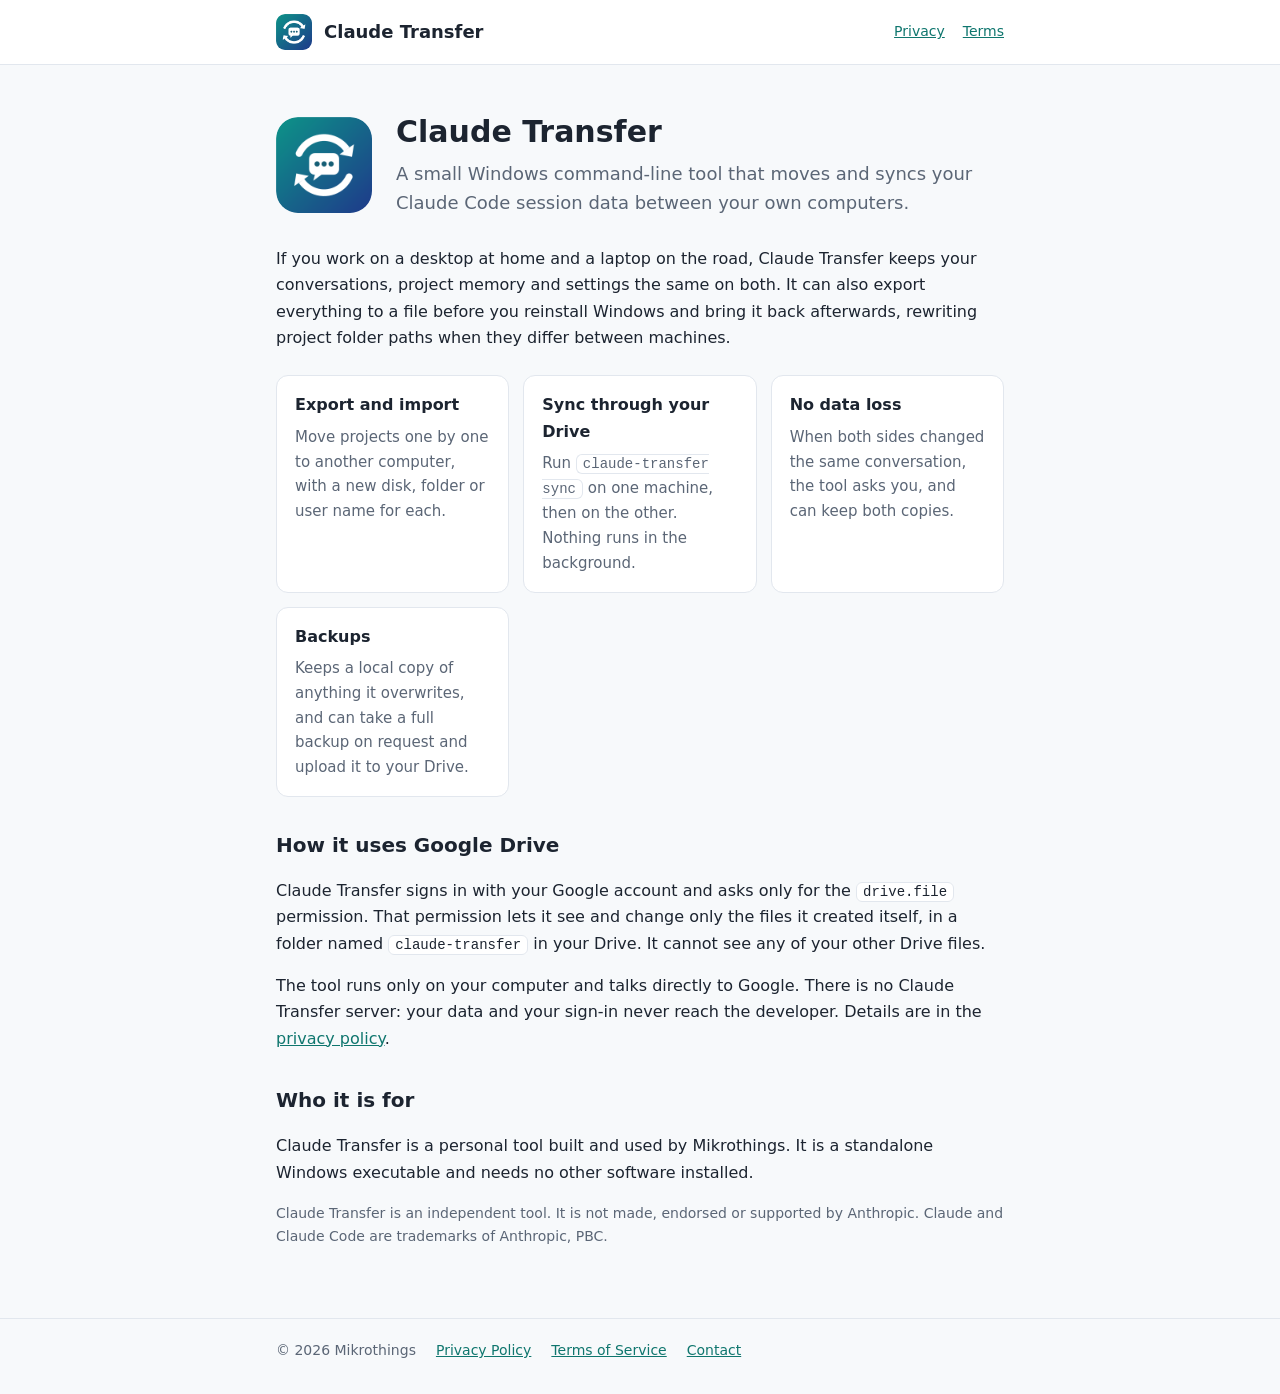
<file: index.html>
<!doctype html>
<html lang="en">
<head>
  <meta charset="utf-8">
  <meta name="viewport" content="width=device-width, initial-scale=1">
  <title>Claude Transfer</title>
  <meta name="description" content="Claude Transfer moves and syncs Claude Code session data between your own Windows computers, using your own Google Drive.">
  <link rel="icon" type="image/png" href="logo.png">
  <link rel="stylesheet" href="style.css">
</head>
<body>
<header>
  <div class="wrap">
    <img src="logo.png" alt="">
    <a class="brand" href="./">Claude Transfer</a>
    <nav><a href="privacy.html">Privacy</a><a href="terms.html">Terms</a></nav>
  </div>
</header>

<main class="wrap">
  <div class="hero">
    <img src="logo.png" alt="Claude Transfer logo">
    <div>
      <h1>Claude Transfer</h1>
      <p class="lead">A small Windows command-line tool that moves and syncs your Claude Code session data between your own computers.</p>
    </div>
  </div>

  <p>If you work on a desktop at home and a laptop on the road, Claude Transfer keeps your conversations, project memory and settings the same on both. It can also export everything to a file before you reinstall Windows and bring it back afterwards, rewriting project folder paths when they differ between machines.</p>

  <div class="grid">
    <div class="card"><h3>Export and import</h3><p>Move projects one by one to another computer, with a new disk, folder or user name for each.</p></div>
    <div class="card"><h3>Sync through your Drive</h3><p>Run <code>claude-transfer sync</code> on one machine, then on the other. Nothing runs in the background.</p></div>
    <div class="card"><h3>No data loss</h3><p>When both sides changed the same conversation, the tool asks you, and can keep both copies.</p></div>
    <div class="card"><h3>Backups</h3><p>Keeps a local copy of anything it overwrites, and can take a full backup on request and upload it to your Drive.</p></div>
  </div>

  <h2>How it uses Google Drive</h2>
  <p>Claude Transfer signs in with your Google account and asks only for the <code>drive.file</code> permission. That permission lets it see and change only the files it created itself, in a folder named <code>claude-transfer</code> in your Drive. It cannot see any of your other Drive files.</p>
  <p>The tool runs only on your computer and talks directly to Google. There is no Claude Transfer server: your data and your sign-in never reach the developer. Details are in the <a href="privacy.html">privacy policy</a>.</p>

  <h2>Who it is for</h2>
  <p>Claude Transfer is a personal tool built and used by Mikrothings. It is a standalone Windows executable and needs no other software installed.</p>

  <p class="muted">Claude Transfer is an independent tool. It is not made, endorsed or supported by Anthropic. Claude and Claude Code are trademarks of Anthropic, PBC.</p>
</main>

<footer>
  <div class="wrap">
    <span>&copy; 2026 Mikrothings</span>
    <a href="privacy.html">Privacy Policy</a>
    <a href="terms.html">Terms of Service</a>
    <a href="mailto:omer@mikrothings.com">Contact</a>
  </div>
</footer>
</body>
</html>
</file>
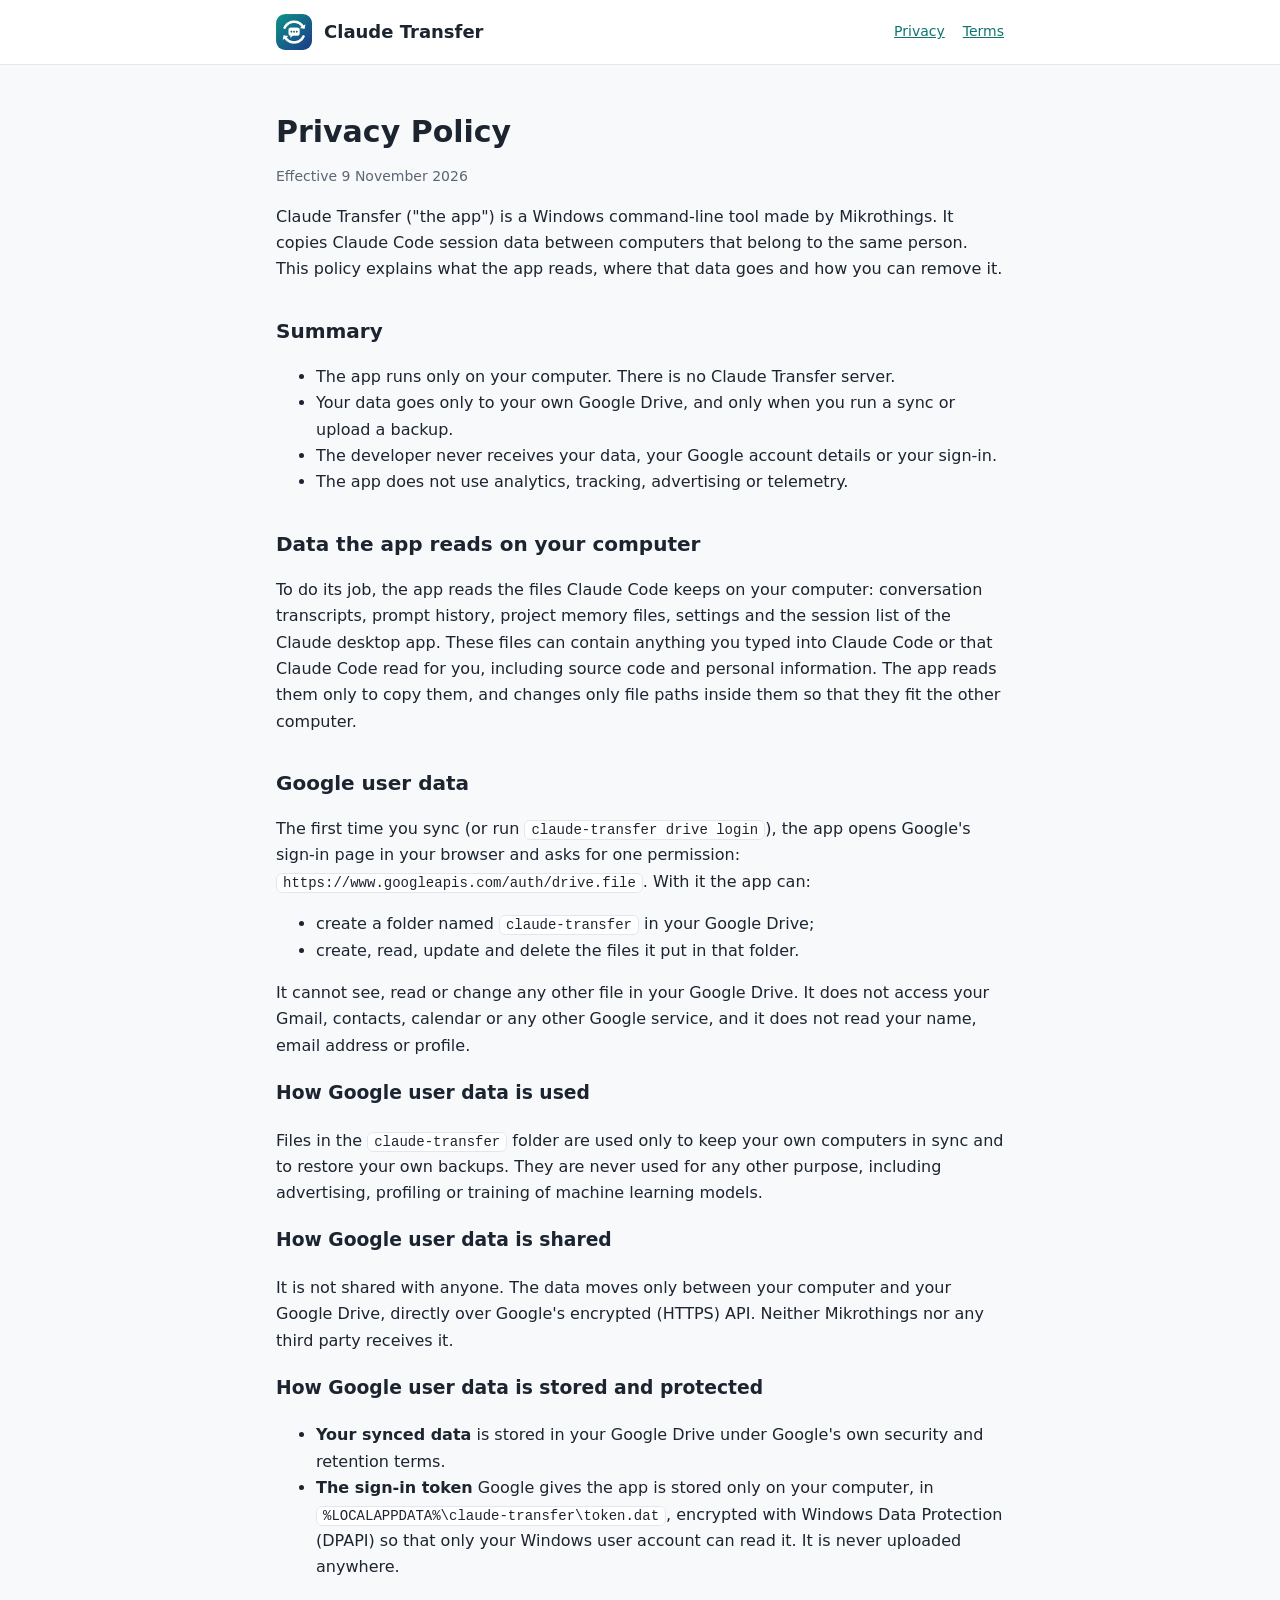
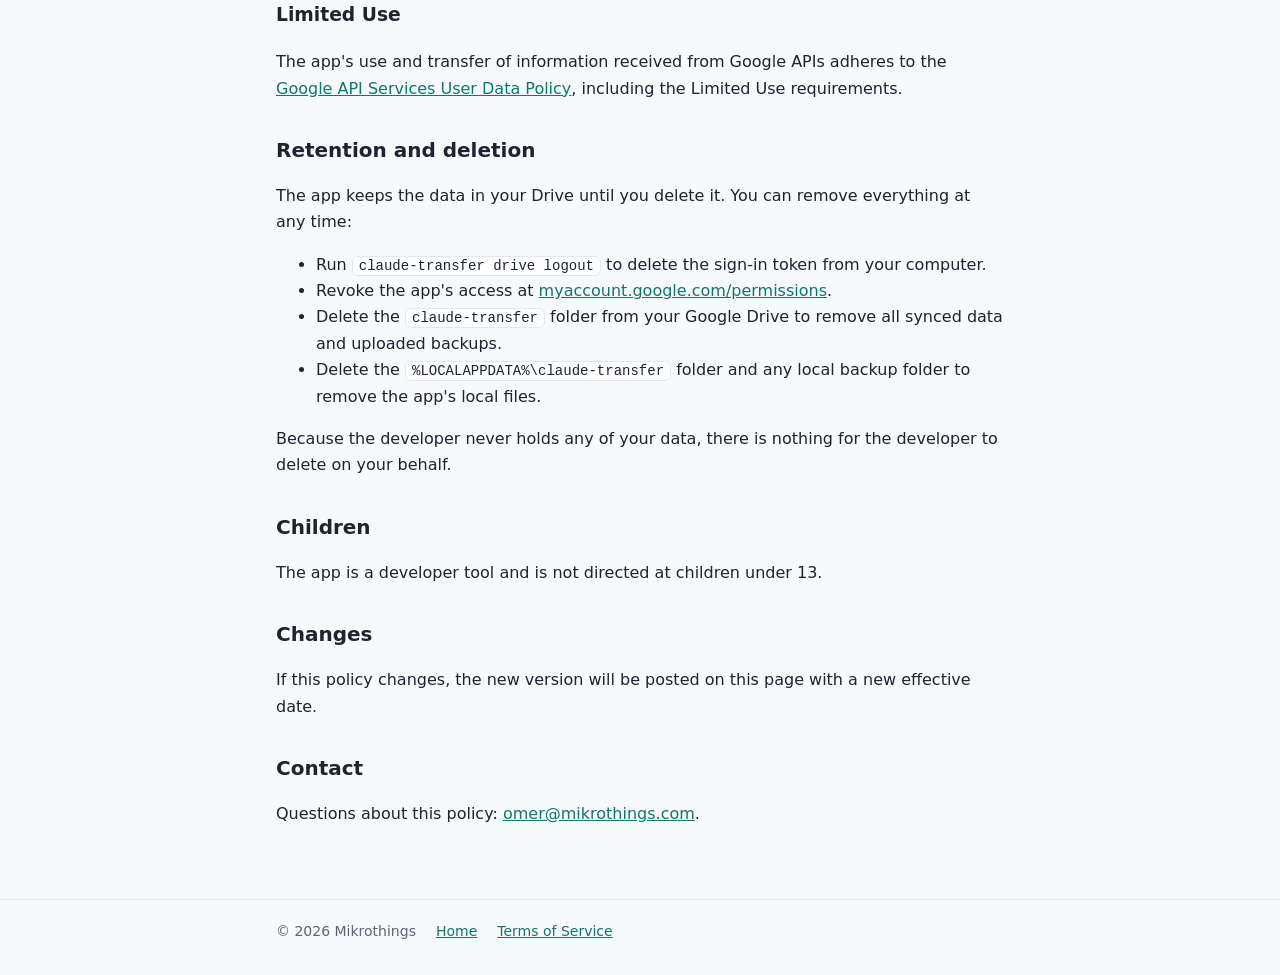
<file: privacy.html>
<!doctype html>
<html lang="en">
<head>
  <meta charset="utf-8">
  <meta name="viewport" content="width=device-width, initial-scale=1">
  <title>Privacy Policy</title>
  <meta name="description" content="How Claude Transfer handles your data and your Google Drive access.">
  <link rel="icon" type="image/png" href="logo.png">
  <link rel="stylesheet" href="style.css">
</head>
<body>
<header>
  <div class="wrap">
    <img src="logo.png" alt="">
    <a class="brand" href="./">Claude Transfer</a>
    <nav><a href="privacy.html">Privacy</a><a href="terms.html">Terms</a></nav>
  </div>
</header>

<main class="wrap">
  <h1>Privacy Policy</h1>
  <p class="muted">Effective 9 November 2026</p>

  <p>Claude Transfer ("the app") is a Windows command-line tool made by Mikrothings. It copies Claude Code session data between computers that belong to the same person. This policy explains what the app reads, where that data goes and how you can remove it.</p>

  <h2>Summary</h2>
  <ul>
    <li>The app runs only on your computer. There is no Claude Transfer server.</li>
    <li>Your data goes only to your own Google Drive, and only when you run a sync or upload a backup.</li>
    <li>The developer never receives your data, your Google account details or your sign-in.</li>
    <li>The app does not use analytics, tracking, advertising or telemetry.</li>
  </ul>

  <h2>Data the app reads on your computer</h2>
  <p>To do its job, the app reads the files Claude Code keeps on your computer: conversation transcripts, prompt history, project memory files, settings and the session list of the Claude desktop app. These files can contain anything you typed into Claude Code or that Claude Code read for you, including source code and personal information. The app reads them only to copy them, and changes only file paths inside them so that they fit the other computer.</p>

  <h2>Google user data</h2>
  <p>The first time you sync (or run <code>claude-transfer drive login</code>), the app opens Google's sign-in page in your browser and asks for one permission: <code>https://www.googleapis.com/auth/drive.file</code>. With it the app can:</p>
  <ul>
    <li>create a folder named <code>claude-transfer</code> in your Google Drive;</li>
    <li>create, read, update and delete the files it put in that folder.</li>
  </ul>
  <p>It cannot see, read or change any other file in your Google Drive. It does not access your Gmail, contacts, calendar or any other Google service, and it does not read your name, email address or profile.</p>

  <h3>How Google user data is used</h3>
  <p>Files in the <code>claude-transfer</code> folder are used only to keep your own computers in sync and to restore your own backups. They are never used for any other purpose, including advertising, profiling or training of machine learning models.</p>

  <h3>How Google user data is shared</h3>
  <p>It is not shared with anyone. The data moves only between your computer and your Google Drive, directly over Google's encrypted (HTTPS) API. Neither Mikrothings nor any third party receives it.</p>

  <h3>How Google user data is stored and protected</h3>
  <ul>
    <li><strong>Your synced data</strong> is stored in your Google Drive under Google's own security and retention terms.</li>
    <li><strong>The sign-in token</strong> Google gives the app is stored only on your computer, in <code>%LOCALAPPDATA%\claude-transfer\token.dat</code>, encrypted with Windows Data Protection (DPAPI) so that only your Windows user account can read it. It is never uploaded anywhere.</li>
  </ul>

  <h3>Limited Use</h3>
  <p>The app's use and transfer of information received from Google APIs adheres to the <a href="https://developers.google.com/terms/api-services-user-data-policy">Google API Services User Data Policy</a>, including the Limited Use requirements.</p>

  <h2>Retention and deletion</h2>
  <p>The app keeps the data in your Drive until you delete it. You can remove everything at any time:</p>
  <ul>
    <li>Run <code>claude-transfer drive logout</code> to delete the sign-in token from your computer.</li>
    <li>Revoke the app's access at <a href="https://myaccount.google.com/permissions">myaccount.google.com/permissions</a>.</li>
    <li>Delete the <code>claude-transfer</code> folder from your Google Drive to remove all synced data and uploaded backups.</li>
    <li>Delete the <code>%LOCALAPPDATA%\claude-transfer</code> folder and any local backup folder to remove the app's local files.</li>
  </ul>
  <p>Because the developer never holds any of your data, there is nothing for the developer to delete on your behalf.</p>

  <h2>Children</h2>
  <p>The app is a developer tool and is not directed at children under 13.</p>

  <h2>Changes</h2>
  <p>If this policy changes, the new version will be posted on this page with a new effective date.</p>

  <h2>Contact</h2>
  <p>Questions about this policy: <a href="mailto:omer@mikrothings.com">omer@mikrothings.com</a>.</p>
</main>

<footer>
  <div class="wrap">
    <span>&copy; 2026 Mikrothings</span>
    <a href="./">Home</a>
    <a href="terms.html">Terms of Service</a>
  </div>
</footer>
</body>
</html>
</file>
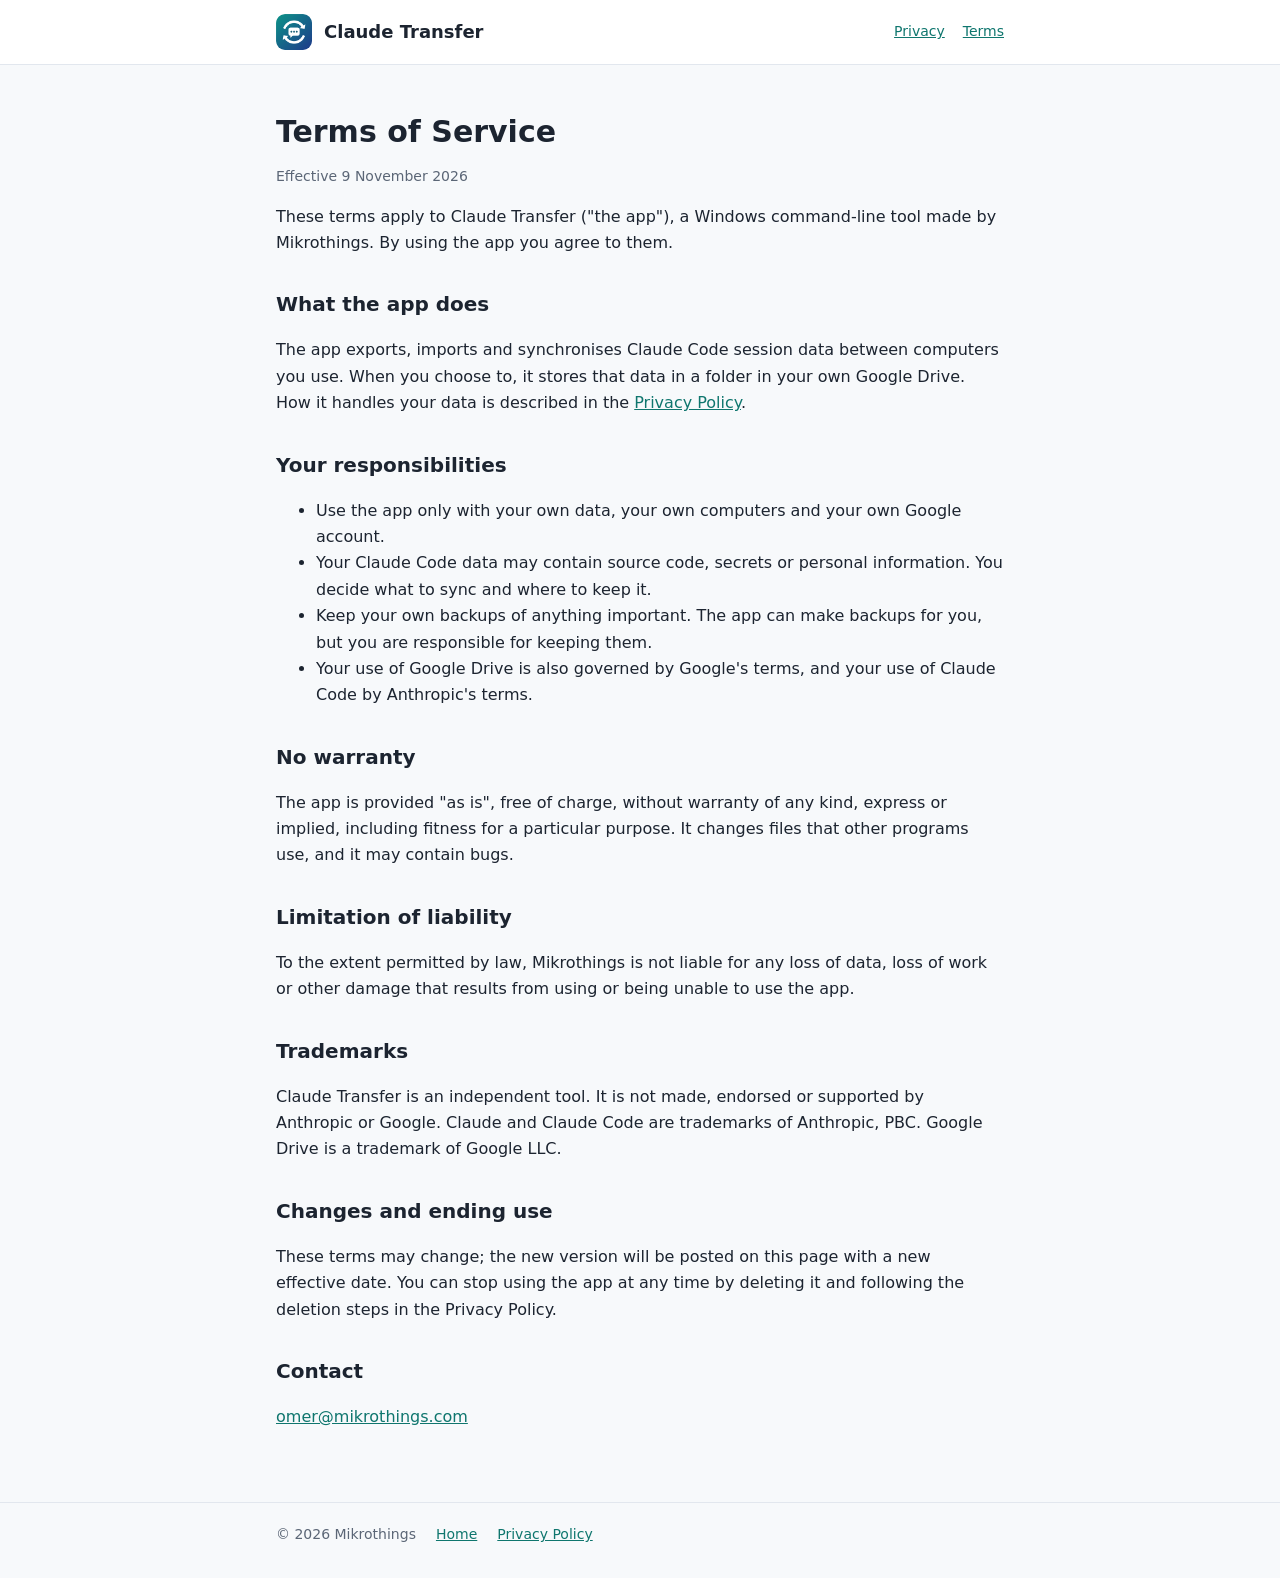
<file: terms.html>
<!doctype html>
<html lang="en">
<head>
  <meta charset="utf-8">
  <meta name="viewport" content="width=device-width, initial-scale=1">
  <title>Terms of Service</title>
  <meta name="description" content="Terms for using Claude Transfer.">
  <link rel="icon" type="image/png" href="logo.png">
  <link rel="stylesheet" href="style.css">
</head>
<body>
<header>
  <div class="wrap">
    <img src="logo.png" alt="">
    <a class="brand" href="./">Claude Transfer</a>
    <nav><a href="privacy.html">Privacy</a><a href="terms.html">Terms</a></nav>
  </div>
</header>

<main class="wrap">
  <h1>Terms of Service</h1>
  <p class="muted">Effective 9 November 2026</p>

  <p>These terms apply to Claude Transfer ("the app"), a Windows command-line tool made by Mikrothings. By using the app you agree to them.</p>

  <h2>What the app does</h2>
  <p>The app exports, imports and synchronises Claude Code session data between computers you use. When you choose to, it stores that data in a folder in your own Google Drive. How it handles your data is described in the <a href="privacy.html">Privacy Policy</a>.</p>

  <h2>Your responsibilities</h2>
  <ul>
    <li>Use the app only with your own data, your own computers and your own Google account.</li>
    <li>Your Claude Code data may contain source code, secrets or personal information. You decide what to sync and where to keep it.</li>
    <li>Keep your own backups of anything important. The app can make backups for you, but you are responsible for keeping them.</li>
    <li>Your use of Google Drive is also governed by Google's terms, and your use of Claude Code by Anthropic's terms.</li>
  </ul>

  <h2>No warranty</h2>
  <p>The app is provided "as is", free of charge, without warranty of any kind, express or implied, including fitness for a particular purpose. It changes files that other programs use, and it may contain bugs.</p>

  <h2>Limitation of liability</h2>
  <p>To the extent permitted by law, Mikrothings is not liable for any loss of data, loss of work or other damage that results from using or being unable to use the app.</p>

  <h2>Trademarks</h2>
  <p>Claude Transfer is an independent tool. It is not made, endorsed or supported by Anthropic or Google. Claude and Claude Code are trademarks of Anthropic, PBC. Google Drive is a trademark of Google LLC.</p>

  <h2>Changes and ending use</h2>
  <p>These terms may change; the new version will be posted on this page with a new effective date. You can stop using the app at any time by deleting it and following the deletion steps in the Privacy Policy.</p>

  <h2>Contact</h2>
  <p><a href="mailto:omer@mikrothings.com">omer@mikrothings.com</a></p>
</main>

<footer>
  <div class="wrap">
    <span>&copy; 2026 Mikrothings</span>
    <a href="./">Home</a>
    <a href="privacy.html">Privacy Policy</a>
  </div>
</footer>
</body>
</html>
</file>
<file: style.css>
:root {
  --bg: #f7f9fb;
  --card: #ffffff;
  --text: #1c2430;
  --muted: #5b6676;
  --line: #e2e7ee;
  --accent: #0f766e;
  --accent-2: #1e3a8a;
}
@media (prefers-color-scheme: dark) {
  :root {
    --bg: #0f141b;
    --card: #161d27;
    --text: #e6ebf2;
    --muted: #9aa6b5;
    --line: #263142;
    --accent: #2dd4bf;
    --accent-2: #93c5fd;
  }
}
* { box-sizing: border-box; }
body {
  margin: 0;
  background: var(--bg);
  color: var(--text);
  font: 16px/1.65 system-ui, -apple-system, "Segoe UI", Roboto, sans-serif;
}
.wrap { max-width: 760px; margin: 0 auto; padding: 0 16px; }
header { border-bottom: 1px solid var(--line); background: var(--card); }
header .wrap { display: flex; align-items: center; gap: 12px; height: 64px; }
header img { width: 36px; height: 36px; border-radius: 9px; }
header a.brand { color: var(--text); text-decoration: none; font-weight: 650; font-size: 18px; }
header nav { margin-left: auto; display: flex; gap: 18px; font-size: 14px; }
main.wrap { padding-top: 48px; padding-bottom: 56px; }
h1 { font-size: 30px; line-height: 1.25; margin: 0 0 8px; }
h2 { font-size: 20px; margin: 32px 0 8px; }
p, li { color: var(--text); }
.lead { font-size: 18px; color: var(--muted); margin: 0 0 28px; }
.muted { color: var(--muted); font-size: 14px; }
a { color: var(--accent); }
.hero { display: flex; gap: 24px; align-items: center; margin-bottom: 28px; }
.hero .lead { margin: 0; }
.hero img { width: 96px; height: 96px; border-radius: 22px; flex: none; }
.grid { display: grid; grid-template-columns: repeat(auto-fit, minmax(210px, 1fr)); gap: 14px; margin: 24px 0; }
.card { background: var(--card); border: 1px solid var(--line); border-radius: 12px; padding: 16px 18px; }
.card h3 { margin: 0 0 6px; font-size: 16px; }
.card p { margin: 0; color: var(--muted); font-size: 15px; }
code { background: var(--card); border: 1px solid var(--line); border-radius: 6px; padding: 1px 6px; font-size: 14px; }
footer { border-top: 1px solid var(--line); padding: 20px 0 32px; font-size: 14px; color: var(--muted); }
footer .wrap { display: flex; flex-wrap: wrap; gap: 8px 20px; }
@media (max-width: 520px) {
  .hero { flex-direction: column; align-items: flex-start; }
  h1 { font-size: 26px; }
  header nav { gap: 12px; }
}
</file>
